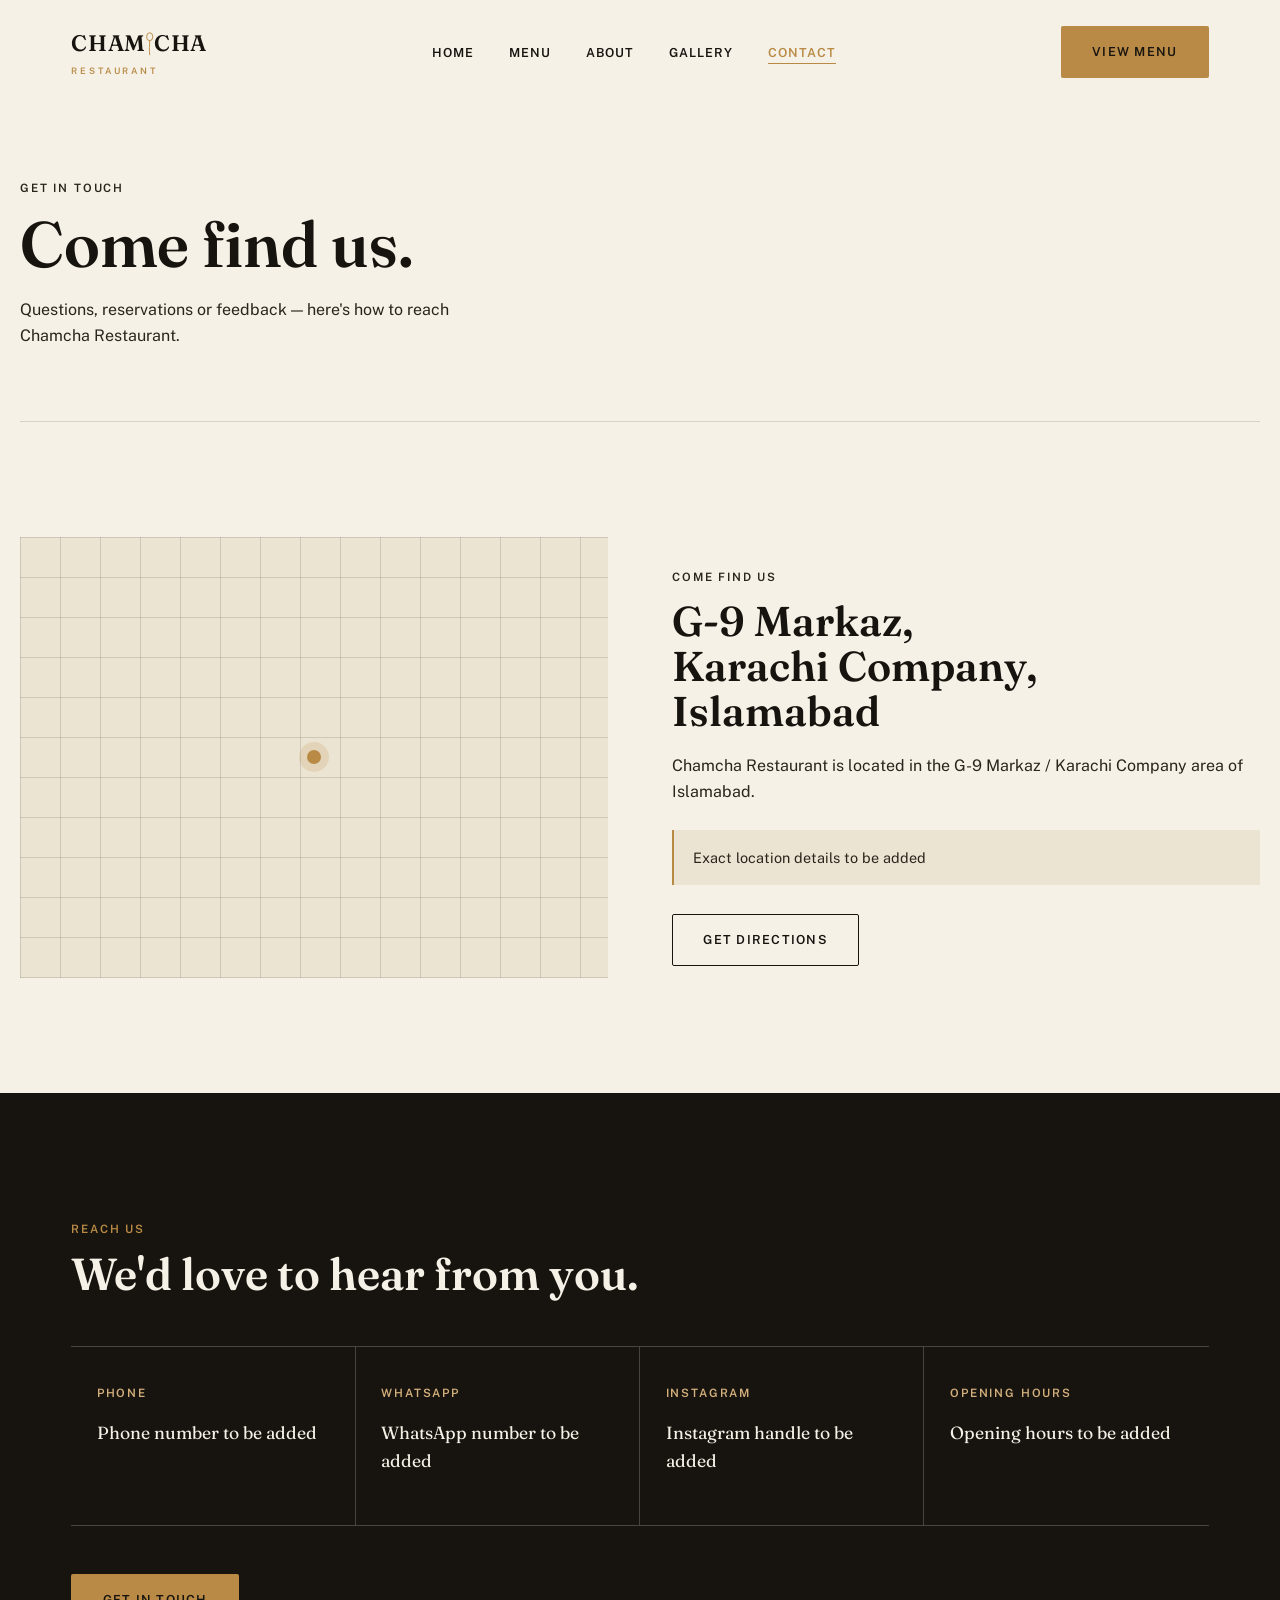
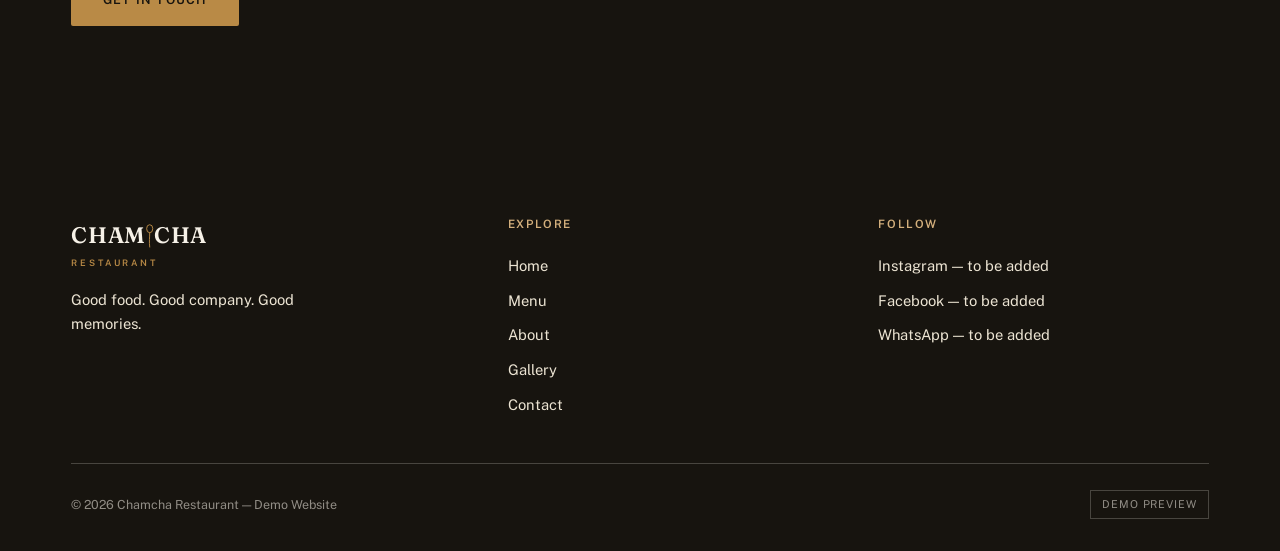
<file: contact.html>
<!DOCTYPE html>
<html lang="en">
<head>
<meta charset="UTF-8">
<meta name="viewport" content="width=device-width, initial-scale=1.0">
<title>Contact | Chamcha Restaurant</title>
<meta name="description" content="Get in touch with Chamcha Restaurant — G-9 Markaz, Karachi Company, Islamabad.">
<link rel="icon" type="image/svg+xml" href="favicon/favicon.svg">
<link rel="preconnect" href="https://fonts.googleapis.com">
<link rel="preconnect" href="https://fonts.gstatic.com" crossorigin>
<link href="https://fonts.googleapis.com/css2?family=Fraunces:ital,wght@0,500;0,600;0,700;1,500&family=Public+Sans:wght@400;500;600;700&display=swap" rel="stylesheet">
<link rel="stylesheet" href="css/style.css">
</head>
<body>

<nav class="site-nav">
  <div class="container">
    <a href="index.html" class="logo" aria-label="Chamcha Restaurant home">
      <span class="logo-word">CHAM<svg class="spoon-glyph" viewBox="0 0 40 100" aria-hidden="true"><ellipse cx="20" cy="20" rx="13" ry="17" fill="none" stroke="currentColor" stroke-width="4"/><path d="M20 37 C20 58 17 75 20 98" fill="none" stroke="currentColor" stroke-width="4" stroke-linecap="round"/></svg>CHA</span>
      <span class="logo-sub">Restaurant</span>
    </a>
    <ul class="nav-links">
      <li><a href="index.html">Home</a></li>
      <li><a href="menu.html">Menu</a></li>
      <li><a href="about.html">About</a></li>
      <li><a href="gallery.html">Gallery</a></li>
      <li><a href="contact.html" aria-current="page">Contact</a></li>
    </ul>
    <div class="nav-cta-wrap">
      <a href="menu.html" class="btn btn--gold">View Menu</a>
      <button class="nav-menu-toggle" aria-label="Open menu" aria-expanded="false"><span></span><span></span><span></span></button>
    </div>
  </div>
</nav>

<header class="page-hero container">
  <p class="eyebrow">Get in Touch</p>
  <h1>Come find us.</h1>
  <p>Questions, reservations or feedback — here's how to reach Chamcha Restaurant.</p>
</header>

<main>
  <section id="location" class="section container location reveal">
    <div class="location-map" aria-hidden="true">
      <span class="location-pin"></span>
    </div>
    <div class="location-text">
      <p class="eyebrow">Come Find Us</p>
      <h2>G-9 Markaz, Karachi Company, Islamabad</h2>
      <p>Chamcha Restaurant is located in the G-9 Markaz / Karachi Company area of Islamabad.</p>
      <div class="location-detail" data-location-detail>Exact location details to be added</div>
      <a href="#" class="btn btn--outline-dark" data-maps-link target="_blank" rel="noopener">Get Directions</a>
    </div>
  </section>

  <section class="section section--dark reveal">
    <div class="container">
      <p class="eyebrow">Reach Us</p>
      <h2 style="font-size:clamp(2rem,4vw,2.8rem); margin-top:0.6rem;">We'd love to hear from you.</h2>
      <div class="contact-grid" data-contact-grid></div>
      <div class="contact-cta">
        <a href="#" class="btn btn--gold">Get in Touch</a>
      </div>
    </div>
  </section>
</main>

<footer class="site-footer">
  <div class="container">
    <div class="footer-top">
      <div>
        <a href="index.html" class="logo logo--light" aria-label="Chamcha Restaurant home">
          <span class="logo-word">CHAM<svg class="spoon-glyph" viewBox="0 0 40 100" aria-hidden="true"><ellipse cx="20" cy="20" rx="13" ry="17" fill="none" stroke="currentColor" stroke-width="4"/><path d="M20 37 C20 58 17 75 20 98" fill="none" stroke="currentColor" stroke-width="4" stroke-linecap="round"/></svg>CHA</span>
          <span class="logo-sub">Restaurant</span>
        </a>
        <p class="footer-tagline">Good food. Good company. Good memories.</p>
      </div>
      <div class="footer-col">
        <h4>Explore</h4>
        <a href="index.html">Home</a>
        <a href="menu.html">Menu</a>
        <a href="about.html">About</a>
        <a href="gallery.html">Gallery</a>
        <a href="contact.html">Contact</a>
      </div>
      <div class="footer-col">
        <h4>Follow</h4>
        <a href="#">Instagram — to be added</a>
        <a href="#">Facebook — to be added</a>
        <a href="#">WhatsApp — to be added</a>
      </div>
    </div>
    <div class="footer-bottom">
      <span>&copy; 2026 Chamcha Restaurant — Demo Website</span>
      <span class="footer-badge">Demo Preview</span>
    </div>
  </div>
</footer>

<script src="js/data.js"></script>
<script src="js/script.js"></script>
</body>
</html>
</file>
<file: css/style.css>
/* ==========================================================================
   CHAMCHA RESTAURANT — STYLESHEET
   Design tokens
   Charcoal   #17140F   primary / text
   Ivory      #F6F1E7   surface
   Gold       #B98A46   accent — CTAs, active states, small highlights only
   Espresso   #3B2A1E   supporting dark tone
   ========================================================================== */

:root{
  --charcoal: #17140F;
  --charcoal-soft: #2A251C;
  --ivory: #F6F1E7;
  --ivory-dim: #ECE4D3;
  --gold: #B98A46;
  --gold-soft: #D3AF7C;
  --espresso: #3B2A1E;
  --line: rgba(23,20,15,0.14);
  --line-light: rgba(246,241,231,0.22);

  --font-display: "Fraunces", "Iowan Old Style", Georgia, serif;
  --font-body: "Public Sans", "Segoe UI", sans-serif;

  --container: 1240px;
  --gutter: clamp(1.25rem, 4vw, 3.5rem);
  --radius-s: 2px;

  --ease: cubic-bezier(.16,.84,.44,1);
}

*, *::before, *::after{ box-sizing: border-box; }
html{ scroll-behavior: smooth; }
@media (prefers-reduced-motion: reduce){
  html{ scroll-behavior: auto; }
  *, *::before, *::after{ animation-duration: 0.01ms !important; animation-iteration-count: 1 !important; transition-duration: 0.01ms !important; }
}

body{
  margin:0;
  background: var(--ivory);
  color: var(--charcoal);
  font-family: var(--font-body);
  font-size: 16px;
  line-height: 1.6;
  -webkit-font-smoothing: antialiased;
  overflow-x: hidden;
}

img{ max-width:100%; display:block; }
a{ color: inherit; text-decoration: none; }
ul{ list-style:none; margin:0; padding:0; }
button{ font-family: inherit; cursor:pointer; }

h1,h2,h3,h4{
  font-family: var(--font-display);
  font-weight: 600;
  line-height: 1.08;
  margin: 0;
  color: var(--charcoal);
}

::selection{ background: var(--gold); color: var(--ivory); }

:focus-visible{
  outline: 2px solid var(--gold);
  outline-offset: 3px;
}

.container{
  max-width: var(--container);
  margin: 0 auto;
  padding: 0 var(--gutter);
}

.eyebrow{
  font-size: 0.72rem;
  letter-spacing: 0.16em;
  text-transform: uppercase;
  color: var(--gold);
  font-weight: 600;
}

.section{ padding: clamp(4rem, 9vw, 8rem) 0; }
.section--tight{ padding: clamp(3rem, 6vw, 5rem) 0; }
.section--dark{ background: var(--charcoal); color: var(--ivory-dim); }
.section--dark h2, .section--dark h3{ color: var(--ivory); }

.btn{
  display:inline-flex;
  align-items:center;
  gap: 0.6rem;
  padding: 0.95rem 1.9rem;
  font-size: 0.78rem;
  letter-spacing: 0.1em;
  text-transform: uppercase;
  font-weight: 600;
  border: 1px solid transparent;
  border-radius: var(--radius-s);
  transition: background .3s var(--ease), color .3s var(--ease), border-color .3s var(--ease), transform .3s var(--ease);
}
.btn--gold{ background: var(--gold); color: var(--charcoal); }
.btn--gold:hover{ background: var(--gold-soft); }
.btn--outline{ border-color: currentColor; color: inherit; background: transparent; }
.btn--outline:hover{ background: rgba(255,255,255,0.08); }
.btn--outline-dark{ border-color: var(--charcoal); color: var(--charcoal); }
.btn--outline-dark:hover{ background: var(--charcoal); color: var(--ivory); }

/* ---------------- Logo ---------------- */
.logo{
  display:inline-flex;
  flex-direction: column;
  align-items:flex-start;
  font-family: var(--font-display);
  font-weight: 600;
  color: var(--charcoal);
}
.logo .logo-word{
  font-size: 1.4rem;
  letter-spacing: 0.03em;
  display:inline-flex;
  align-items:center;
}
.logo .logo-word b{ font-weight: 600; }
.logo .spoon-glyph{
  width: 0.42em;
  height: 1.05em;
  margin: 0 -0.03em;
  color: var(--gold);
  flex: none;
}
.logo .logo-sub{
  display:block;
  font-family: var(--font-body);
  font-size: 0.56rem;
  letter-spacing: 0.32em;
  text-transform: uppercase;
  color: var(--gold);
  margin-top: 0.15rem;
  font-weight: 600;
}
.logo--light, .logo--light .logo-word{ color: var(--ivory); }

/* ---------------- Navigation ---------------- */
.site-nav{
  position: fixed;
  top:0; left:0; right:0;
  z-index: 500;
  padding: 1.6rem 0;
  transition: padding .35s var(--ease), background .35s var(--ease), box-shadow .35s var(--ease), border-color .35s var(--ease);
  border-bottom: 1px solid transparent;
}
.site-nav .container{
  display:flex;
  align-items:center;
  justify-content: space-between;
  gap: 2rem;
}
.site-nav.is-scrolled{
  padding: 0.9rem 0;
  background: rgba(246,241,231,0.92);
  backdrop-filter: blur(10px);
  box-shadow: 0 8px 24px rgba(23,20,15,0.06);
  border-bottom-color: var(--line);
}
.nav-links{
  display:flex;
  align-items:center;
  gap: 2.2rem;
}
.nav-links a{
  font-size: 0.78rem;
  letter-spacing: 0.08em;
  text-transform: uppercase;
  font-weight: 600;
  color: var(--charcoal);
  position: relative;
  padding-bottom: 4px;
}
.nav-links a::after{
  content:"";
  position:absolute; left:0; bottom:0;
  width:0; height:1px; background: var(--gold);
  transition: width .3s var(--ease);
}
.nav-links a:hover::after, .nav-links a[aria-current="page"]::after{ width:100%; }
.nav-links a[aria-current="page"]{ color: var(--gold); }
.nav-cta-wrap{ display:flex; align-items:center; gap:1.4rem; }
.nav-menu-toggle{
  display:none;
  background:none; border:none;
  width: 26px; height: 18px;
  position: relative;
  padding:0;
}
.nav-menu-toggle span{
  position:absolute; left:0; right:0; height:2px;
  background: var(--charcoal);
  transition: transform .3s var(--ease), opacity .3s var(--ease), top .3s var(--ease);
}
.nav-menu-toggle span:nth-child(1){ top:0; }
.nav-menu-toggle span:nth-child(2){ top:8px; }
.nav-menu-toggle span:nth-child(3){ top:16px; }
.nav-menu-toggle.is-open span:nth-child(1){ top:8px; transform: rotate(45deg); }
.nav-menu-toggle.is-open span:nth-child(2){ opacity:0; }
.nav-menu-toggle.is-open span:nth-child(3){ top:8px; transform: rotate(-45deg); }

/* ---------------- Hero ---------------- */
.hero{
  position: relative;
  min-height: 100svh;
  display:flex;
  align-items: flex-end;
  color: var(--ivory);
  overflow:hidden;
}
.hero-media{
  position:absolute; inset:0;
  z-index:0;
}
.hero-media img{
  width:100%; height:100%; object-fit: cover;
  transform: scale(1.06);
  animation: hero-zoom 14s var(--ease) forwards;
}
@keyframes hero-zoom{ to{ transform: scale(1); } }
.hero-media::after{
  content:"";
  position:absolute; inset:0;
  background: linear-gradient(180deg, rgba(17,14,10,0.35) 0%, rgba(17,14,10,0.35) 40%, rgba(15,12,9,0.92) 100%);
}
.hero-inner{
  position:relative; z-index:1;
  width:100%;
  padding-bottom: clamp(3rem, 7vw, 5.5rem);
  padding-top: 9rem;
}
.hero-eyebrow{
  font-size: 0.75rem;
  letter-spacing: 0.2em;
  text-transform: uppercase;
  color: var(--gold-soft);
  font-weight: 600;
  opacity:0;
  animation: rise .9s var(--ease) 0.15s forwards;
}
.hero h1{
  color: var(--ivory);
  font-size: clamp(2.6rem, 7vw, 5.4rem);
  margin-top: 0.9rem;
  max-width: 14ch;
  opacity:0;
  animation: rise 1s var(--ease) 0.3s forwards;
}
.hero-sub{
  margin-top: 1.6rem;
  max-width: 42ch;
  font-size: 1.05rem;
  color: var(--ivory-dim);
  opacity:0;
  animation: rise 1s var(--ease) 0.5s forwards;
}
.hero-actions{
  margin-top: 2.4rem;
  display:flex; gap: 1rem; flex-wrap: wrap;
  opacity:0;
  animation: rise 1s var(--ease) 0.65s forwards;
}
@keyframes rise{ from{ opacity:0; transform: translateY(18px);} to{ opacity:1; transform: translateY(0);} }
.hero-scroll{
  position:absolute; right: var(--gutter); bottom: 2.2rem; z-index:1;
  writing-mode: vertical-rl;
  font-size: 0.7rem; letter-spacing: 0.2em; text-transform: uppercase;
  color: var(--ivory-dim);
  display:flex; align-items:center; gap: 0.7rem;
}
.hero-scroll::after{
  content:""; display:block; width:1px; height:44px; background: var(--line-light);
}

/* ---------------- Welcome (editorial split) ---------------- */
.welcome{
  display:grid;
  grid-template-columns: 0.9fr 1.1fr;
  gap: clamp(2rem, 5vw, 5rem);
  align-items:center;
}
.welcome-media{ position:relative; }
.welcome-media img{
  width:100%; aspect-ratio: 4/5; object-fit: cover;
}
.welcome-media-tag{
  position:absolute; left: -1.4rem; bottom: -1.4rem;
  background: var(--charcoal); color: var(--ivory);
  padding: 1.1rem 1.5rem;
  max-width: 220px;
  font-family: var(--font-display);
  font-size: 0.95rem;
  line-height: 1.4;
}
.welcome-text h2{
  font-size: clamp(2rem, 4vw, 2.9rem);
  margin-top: 0.8rem;
  max-width: 13ch;
}
.welcome-text p{
  margin-top: 1.5rem;
  max-width: 46ch;
  color: var(--charcoal-soft);
}
.welcome-text .btn{ margin-top: 2rem; }

/* ---------------- Signature menu preview ---------------- */
.sig-head{
  display:flex; justify-content: space-between; align-items:flex-end; gap:2rem;
  margin-bottom: 3rem;
  flex-wrap: wrap;
}
.sig-head h2{ font-size: clamp(2rem, 4vw, 2.8rem); margin-top:0.6rem; }
.sig-grid{
  display:grid;
  grid-template-columns: repeat(4, 1fr);
  border-top: 1px solid var(--line);
}
.sig-item{
  border-right: 1px solid var(--line);
  border-bottom: 1px solid var(--line);
  padding: 1.6rem 1.4rem 2rem;
  position: relative;
  overflow:hidden;
}
.sig-item:nth-child(4n){ border-right:none; }
.sig-item-media{ aspect-ratio: 1/1; overflow:hidden; margin-bottom: 1.2rem; }
.sig-item-media img{ width:100%; height:100%; object-fit:cover; transition: transform .6s var(--ease); }
.sig-item:hover .sig-item-media img{ transform: scale(1.06); }
.sig-item h3{ font-size: 1.1rem; }
.sig-item p{ margin-top:0.5rem; font-size:0.9rem; color: var(--charcoal-soft); }
.sig-item .tag{
  position:absolute; top:1.6rem; left:1.4rem;
  font-size:0.65rem; letter-spacing:0.14em; text-transform:uppercase;
  color: var(--ivory); background: var(--charcoal);
  padding: 0.3rem 0.6rem;
}

/* ---------------- Editorial feature (made to be shared) ---------------- */
.feature{
  display:grid;
  grid-template-columns: 1.05fr 0.95fr;
  align-items: stretch;
}
.feature-media{ position:relative; min-height: 420px; }
.feature-media img{ position:absolute; inset:0; width:100%; height:100%; object-fit:cover; }
.feature-text{
  display:flex; flex-direction:column; justify-content:center;
  padding: clamp(2.5rem, 5vw, 5rem);
  background: var(--espresso); color: var(--ivory);
}
.feature-text h2{
  color: var(--ivory);
  font-size: clamp(2rem, 3.6vw, 2.9rem);
  margin-top: 0.8rem;
  max-width: 12ch;
}
.feature-text p{ margin-top: 1.4rem; max-width: 40ch; color: var(--ivory-dim); }
.feature-text .btn{ margin-top: 2rem; align-self:flex-start; }

/* ---------------- Why Chamcha ---------------- */
.why-grid{
  display:grid;
  grid-template-columns: repeat(4, 1fr);
  gap: 0;
  margin-top: 3rem;
  border-top: 1px solid var(--line);
}
.why-item{
  padding: 2.2rem 1.6rem 2.2rem 0;
  border-right: 1px solid var(--line);
}
.why-item:last-child{ border-right:none; padding-right:0; }
.why-item .num{ font-family: var(--font-display); font-size:0.85rem; color: var(--gold); }
.why-item h3{ font-size: 1.15rem; margin-top: 1rem; }
.why-item p{ margin-top:0.7rem; color: var(--charcoal-soft); font-size:0.92rem; }

/* ---------------- Gallery ---------------- */
.gallery-grid{
  display:grid;
  grid-template-columns: repeat(6, 1fr);
  grid-auto-rows: 130px;
  gap: 0.6rem;
}
.gallery-item{ overflow:hidden; position:relative; cursor: zoom-in; background: var(--charcoal); }
.gallery-item img{ width:100%; height:100%; object-fit:cover; transition: transform .6s var(--ease), filter .4s ease; }
.gallery-item:hover img{ transform: scale(1.07); }
.gallery-item::after{
  content:""; position:absolute; inset:0; background: linear-gradient(0deg, rgba(23,20,15,0.35), transparent 55%);
  opacity:0; transition: opacity .3s ease;
}
.gallery-item:hover::after{ opacity:1; }
.gallery-item[data-size="large"]{ grid-column: span 3; grid-row: span 3; }
.gallery-item[data-size="wide"]{ grid-column: span 3; grid-row: span 2; }
.gallery-item[data-size="small"]{ grid-column: span 3; grid-row: span 2; }
@media (min-width: 720px){
  .gallery-item[data-size="small"]{ grid-column: span 2; grid-row: span 2; }
}

.lightbox{
  position: fixed; inset:0; z-index: 900;
  background: rgba(15,12,9,0.94);
  display:flex; align-items:center; justify-content:center;
  opacity:0; visibility:hidden;
  transition: opacity .3s ease;
  padding: 4rem 1.5rem;
}
.lightbox.is-open{ opacity:1; visibility:visible; }
.lightbox img{ max-width: 100%; max-height: 82vh; object-fit:contain; }
.lightbox-close{
  position:absolute; top:1.6rem; right:1.6rem;
  background:none; border:1px solid var(--line-light); color: var(--ivory);
  width:42px; height:42px; border-radius:50%;
  font-size:1.1rem;
}

/* ---------------- About ---------------- */
.about-split{
  display:grid;
  grid-template-columns: 1fr 1fr;
  gap: clamp(2rem, 5vw, 5rem);
  align-items:center;
}
.about-media{ position:relative; }
.about-media img{ width:100%; aspect-ratio: 5/6; object-fit:cover; }
.about-text h2{ font-size: clamp(2rem, 4vw, 2.8rem); margin-top: 0.8rem; max-width: 13ch; }
.about-text p{ margin-top: 1.3rem; max-width: 46ch; color: var(--charcoal-soft); }
.about-text p + p{ margin-top: 1rem; }

/* ---------------- Location ---------------- */
.location{
  display:grid;
  grid-template-columns: 1fr 1fr;
  gap: clamp(2rem, 5vw, 5rem);
  align-items:center;
}
.location-map{
  aspect-ratio: 4/3;
  background:
    linear-gradient(var(--line) 1px, transparent 1px) 0 0 / 40px 40px,
    linear-gradient(90deg, var(--line) 1px, transparent 1px) 0 0 / 40px 40px,
    var(--ivory-dim);
  position: relative;
  display:flex; align-items:center; justify-content:center;
}
.location-pin{
  width: 14px; height:14px; border-radius:50%; background: var(--gold);
  box-shadow: 0 0 0 8px rgba(185,138,70,0.18);
}
.location-text address{ font-style:normal; }
.location-text h2{ font-size: clamp(1.9rem, 3.6vw, 2.6rem); margin-top:0.8rem; max-width:14ch; }
.location-text p{ margin-top:1.2rem; color: var(--charcoal-soft); }
.location-detail{
  margin-top:1.6rem; padding: 1rem 1.2rem;
  border-left: 2px solid var(--gold);
  background: var(--ivory-dim);
  font-size: 0.9rem;
  color: var(--charcoal-soft);
}
.location-text .btn{ margin-top:1.8rem; }

/* ---------------- Contact ---------------- */
.contact-grid{
  display:grid;
  grid-template-columns: repeat(4, 1fr);
  border-top: 1px solid var(--line-light);
  border-bottom: 1px solid var(--line-light);
  margin-top: 3rem;
}
.contact-card{
  padding: 2rem 1.6rem;
  border-right: 1px solid var(--line-light);
}
.contact-card:last-child{ border-right:none; }
.contact-card .eyebrow{ color: var(--gold-soft); }
.contact-card p{ margin-top:0.9rem; font-family: var(--font-display); font-size:1.1rem; color: var(--ivory); }
.contact-cta{ margin-top: 3rem; }

/* ---------------- Footer ---------------- */
.site-footer{
  background: var(--charcoal);
  color: var(--ivory-dim);
  padding: clamp(3rem, 6vw, 5rem) 0 2rem;
}
.footer-top{
  display:grid;
  grid-template-columns: 1.2fr 1fr 1fr;
  gap: 2.5rem;
  padding-bottom: 2.6rem;
  border-bottom: 1px solid var(--line-light);
}
.footer-tagline{ margin-top:1.1rem; max-width: 30ch; color: var(--ivory-dim); font-size:0.92rem; }
.footer-col h4{
  font-family: var(--font-body); font-size:0.72rem; letter-spacing:0.14em; text-transform:uppercase;
  color: var(--gold-soft); font-weight:600; margin-bottom:1.1rem;
}
.footer-col a{ display:block; padding: 0.35rem 0; font-size:0.92rem; color: var(--ivory-dim); }
.footer-col a:hover{ color: var(--gold-soft); }
.footer-bottom{
  display:flex; justify-content:space-between; align-items:center; flex-wrap:wrap; gap:1rem;
  padding-top: 1.6rem;
  font-size: 0.78rem;
  color: rgba(246,241,231,0.55);
}
.footer-badge{
  border:1px solid var(--line-light); padding: 0.3rem 0.7rem; letter-spacing:0.08em; text-transform:uppercase; font-size:0.68rem;
}

/* ---------------- Menu page ---------------- */
.menu-hero{
  padding: 10rem 0 3rem;
  border-bottom: 1px solid var(--line);
}
.menu-hero h1{ font-size: clamp(2.4rem, 6vw, 4rem); margin-top:0.7rem; }
.menu-hero p{ margin-top:1.2rem; max-width:48ch; color: var(--charcoal-soft); }
.menu-filters{
  display:flex; gap: 0.6rem; flex-wrap:wrap;
  padding: 1.6rem 0;
  position: sticky; top: 72px; z-index: 50;
  background: rgba(246,241,231,0.94);
  backdrop-filter: blur(8px);
  border-bottom: 1px solid var(--line);
}
.filter-btn{
  background:none; border:1px solid var(--line);
  padding: 0.55rem 1.1rem;
  font-size: 0.72rem; letter-spacing:0.09em; text-transform:uppercase; font-weight:600;
  color: var(--charcoal-soft);
  border-radius: 999px;
  transition: all .25s var(--ease);
}
.filter-btn:hover{ border-color: var(--gold); color: var(--charcoal); }
.filter-btn.is-active{ background: var(--charcoal); border-color: var(--charcoal); color: var(--ivory); }

.menu-grid{
  display:grid;
  grid-template-columns: repeat(3, 1fr);
  gap: 2.2rem;
  padding: 3.5rem 0;
}
.menu-card{
  transition: opacity .35s var(--ease), transform .35s var(--ease);
}
.menu-card.is-hidden{ display:none; }
.menu-card-media{ aspect-ratio: 4/3; overflow:hidden; }
.menu-card-media img{ width:100%; height:100%; object-fit:cover; transition: transform .5s var(--ease); }
.menu-card:hover .menu-card-media img{ transform: scale(1.05); }
.menu-card-body{ padding-top: 1.1rem; }
.menu-card-body .cat{ font-size:0.68rem; letter-spacing:0.12em; text-transform:uppercase; color: var(--gold); }
.menu-card-body h3{ font-size:1.25rem; margin-top:0.4rem; }
.menu-card-body p{ margin-top:0.5rem; color: var(--charcoal-soft); font-size:0.92rem; }
.demo-price{ font-size:0.7rem; letter-spacing:0.06em; text-transform:uppercase; color: var(--gold); margin-top:0.6rem; display:inline-block; }
.menu-empty{ padding: 4rem 0; text-align:center; color: var(--charcoal-soft); display:none; }
.menu-empty.is-visible{ display:block; }

/* ---------------- Page hero (About / Gallery / Contact) ---------------- */
.page-hero{
  padding: 10rem 0 3.5rem;
  border-bottom: 1px solid var(--line);
}
.page-hero h1{ font-size: clamp(2.4rem, 6vw, 4rem); margin-top:0.7rem; max-width: 16ch; }
.page-hero p{ margin-top:1.2rem; max-width: 50ch; color: var(--charcoal-soft); }

/* ---------------- Reveal on scroll ---------------- */
.reveal{ opacity:0; transform: translateY(22px); transition: opacity .8s var(--ease), transform .8s var(--ease); }
.reveal.is-visible{ opacity:1; transform: translateY(0); }

/* ---------------- Responsive ---------------- */
@media (max-width: 980px){
  .welcome, .feature, .about-split, .location{ grid-template-columns: 1fr; }
  .feature-media{ min-height: 320px; order:2; }
  .feature-text{ order:1; }
  .sig-grid{ grid-template-columns: repeat(2, 1fr); }
  .sig-item:nth-child(2n){ border-right:none; }
  .sig-item:nth-child(4n){ border-right: 1px solid var(--line); }
  .why-grid{ grid-template-columns: repeat(2, 1fr); }
  .why-item:nth-child(2n){ border-right:none; }
  .contact-grid{ grid-template-columns: repeat(2, 1fr); }
  .contact-card:nth-child(2n){ border-right:none; }
  .footer-top{ grid-template-columns: 1fr 1fr; }
  .menu-grid{ grid-template-columns: repeat(2, 1fr); }
}

@media (max-width: 720px){
  .nav-links{
    position: fixed; inset: 0 0 0 auto;
    width: min(78vw, 340px);
    background: var(--ivory);
    flex-direction: column;
    align-items: flex-start;
    justify-content: center;
    gap: 1.6rem;
    padding: 2rem var(--gutter);
    transform: translateX(102%);
    transition: transform .4s var(--ease);
    box-shadow: -18px 0 40px rgba(23,20,15,0.12);
  }
  .nav-links.is-open{ transform: translateX(0); }
  .nav-links a{ font-size: 1rem; }
  .nav-cta-wrap .btn--gold{ display:none; }
  .nav-menu-toggle{ display:block; }
  .welcome-media-tag{ left: 0.8rem; bottom: -1.1rem; padding: 0.9rem 1.1rem; }
  .sig-grid{ grid-template-columns: 1fr 1fr; }
  .why-grid{ grid-template-columns: 1fr; }
  .why-item{ border-right:none !important; border-bottom: 1px solid var(--line); }
  .contact-grid{ grid-template-columns: 1fr; }
  .contact-card{ border-right:none !important; border-bottom: 1px solid var(--line-light); }
  .footer-top{ grid-template-columns: 1fr; gap: 2rem; }
  .menu-grid{ grid-template-columns: 1fr; }
  .gallery-grid{ grid-template-columns: repeat(2, 1fr); grid-auto-rows: 160px; }
  .gallery-item[data-size="large"]{ grid-column: span 2; grid-row: span 2; }
  .gallery-item[data-size="wide"]{ grid-column: span 2; grid-row: span 2; }
  .gallery-item[data-size="small"]{ grid-column: span 1; grid-row: span 2; }
}
</file>
